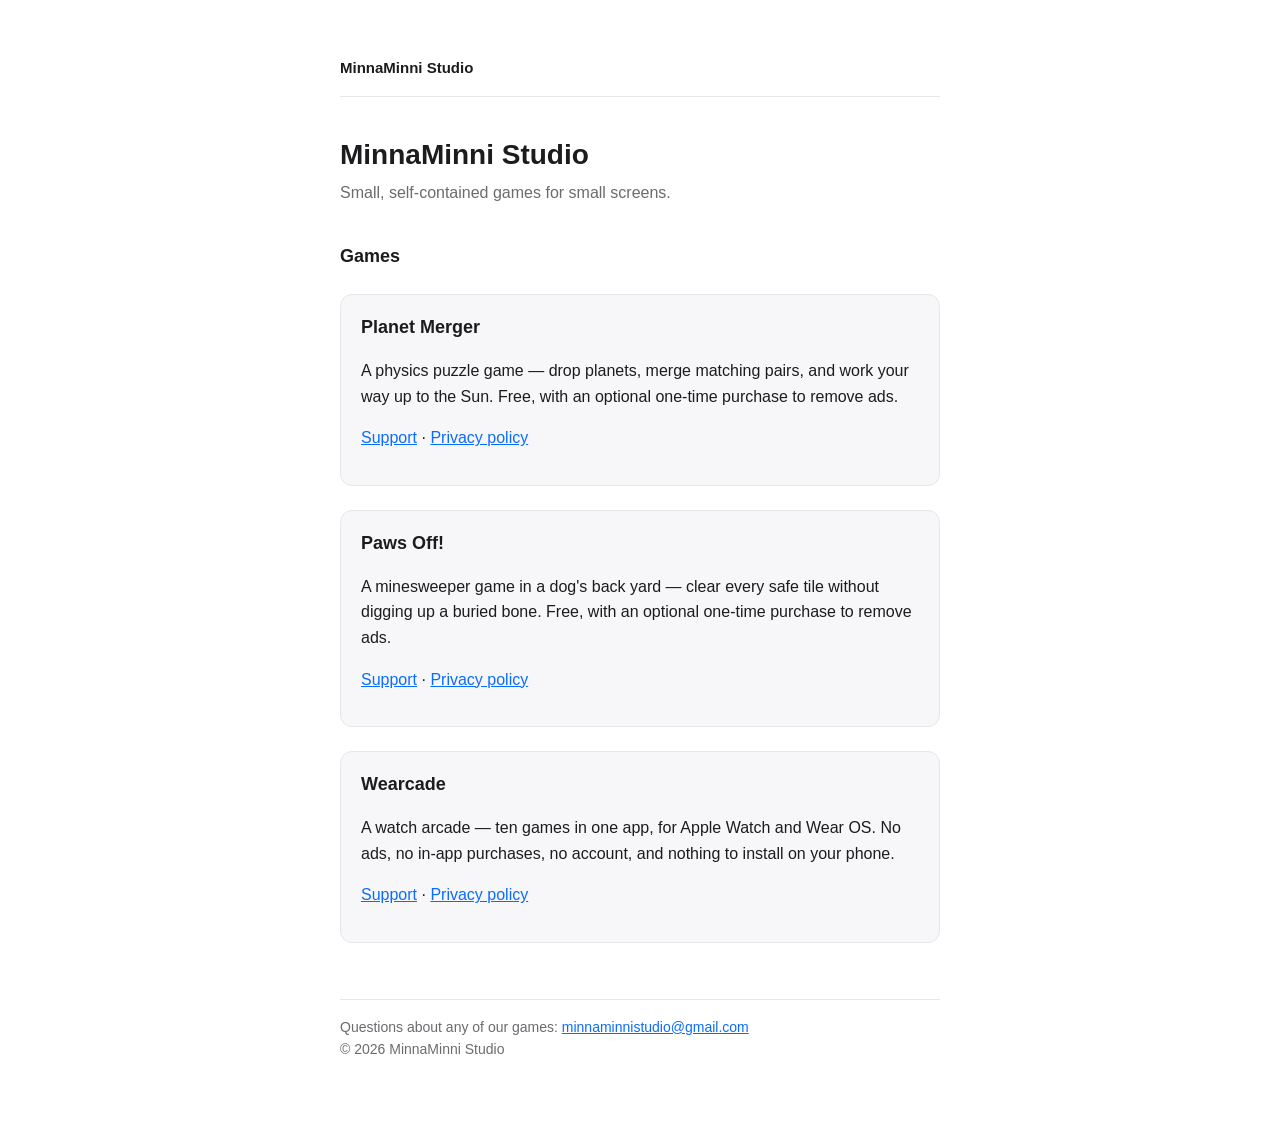
<file: index.html>
<!doctype html>
<html lang="en">
<head>
<meta charset="utf-8">
<meta name="viewport" content="width=device-width, initial-scale=1">
<title>MinnaMinni Studio</title>
<link rel="stylesheet" href="style.css">
</head>
<body>
  <nav>
    <a class="brand" href="./">MinnaMinni Studio</a>
  </nav>

  <h1>MinnaMinni Studio</h1>
  <p class="tag">Small, self-contained games for small screens.</p>

  <h2>Games</h2>

  <div class="card">
    <h2>Planet Merger</h2>
    <p>A physics puzzle game — drop planets, merge matching pairs, and work your way up to the
    Sun. Free, with an optional one-time purchase to remove ads.</p>
    <p><a href="planet-merger/support.html">Support</a> &middot;
       <a href="planet-merger/privacy.html">Privacy policy</a></p>
  </div>

  <div class="card">
    <h2>Paws Off!</h2>
    <p>A minesweeper game in a dog's back yard — clear every safe tile without digging up a
    buried bone. Free, with an optional one-time purchase to remove ads.</p>
    <p><a href="paws-off/support.html">Support</a> &middot;
       <a href="paws-off/privacy.html">Privacy policy</a></p>
  </div>

  <div class="card">
    <h2>Wearcade</h2>
    <p>A watch arcade — ten games in one app, for Apple Watch and Wear OS.
    No ads, no in-app purchases, no account, and nothing to install on your phone.</p>
    <p><a href="wearcade/support.html">Support</a> &middot;
       <a href="wearcade/privacy.html">Privacy policy</a></p>
  </div>

  <footer>
    Questions about any of our games:
    <a href="mailto:minnaminnistudio@gmail.com">minnaminnistudio@gmail.com</a><br>
    &copy; 2026 MinnaMinni Studio
  </footer>
</body>
</html>
</file>
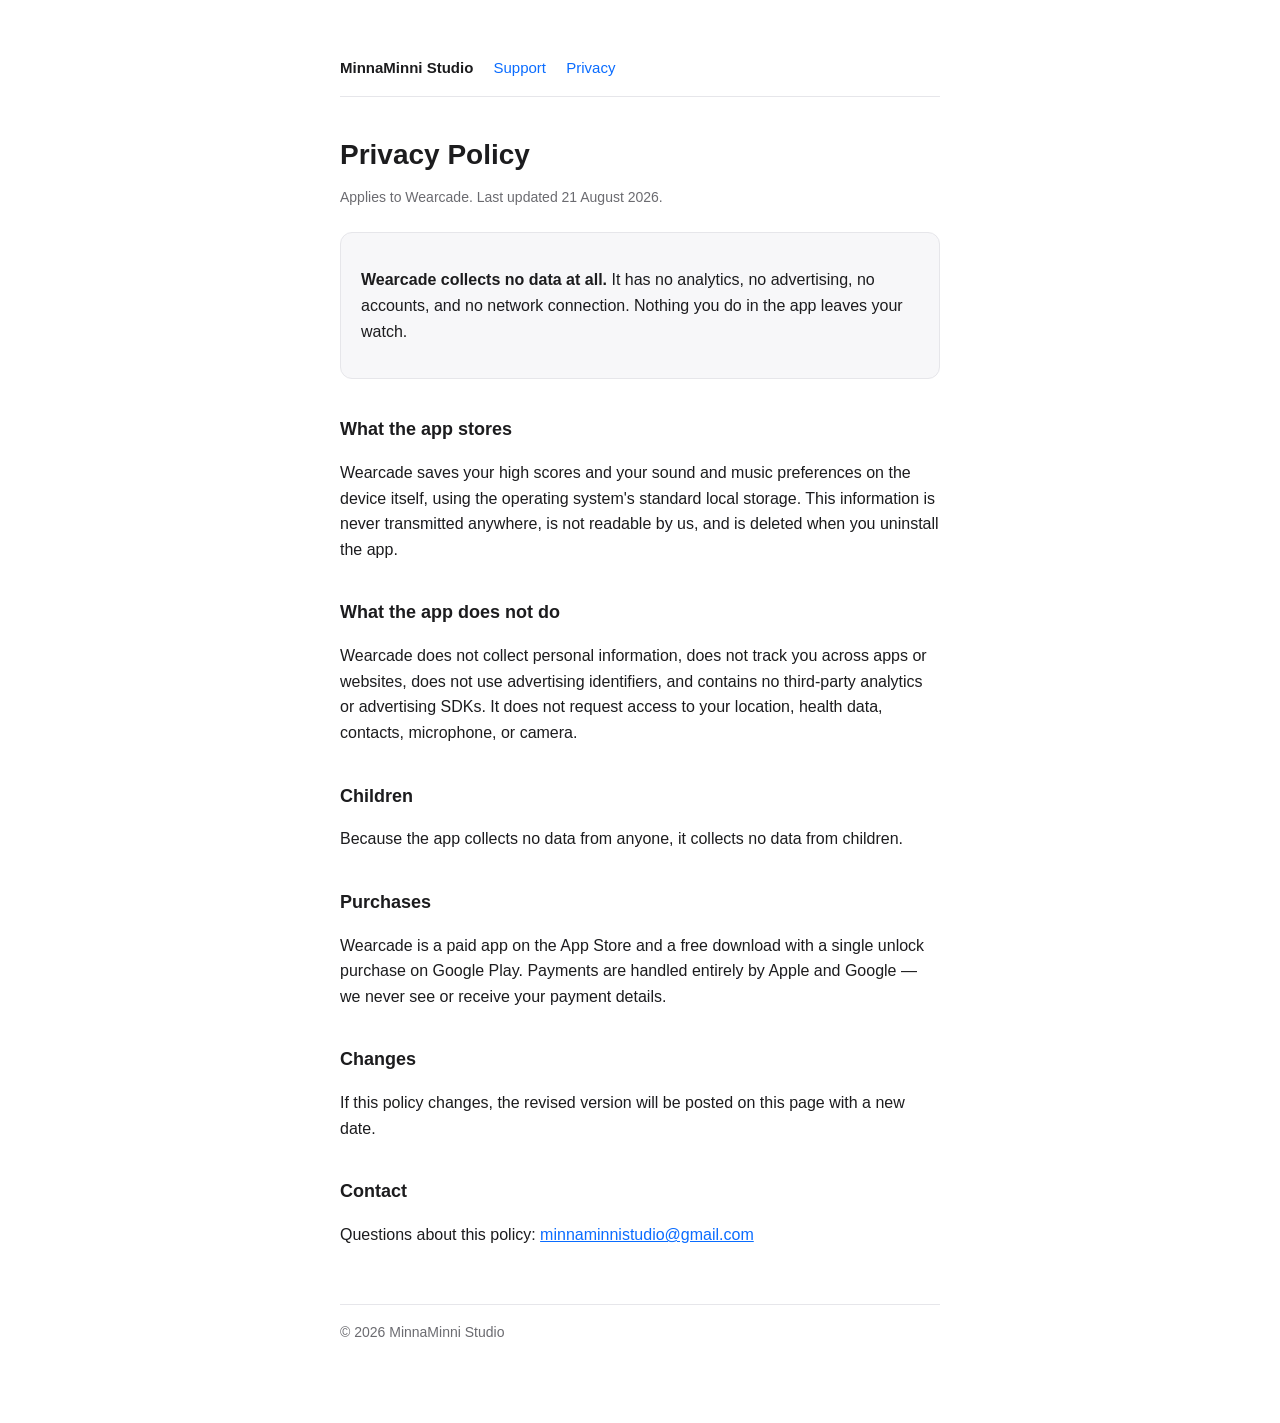
<file: privacy.html>
<!doctype html>
<html lang="en">
<head>
<meta charset="utf-8">
<meta name="viewport" content="width=device-width, initial-scale=1">
<title>Privacy Policy — MinnaMinni Studio</title>
<link rel="stylesheet" href="style.css">
</head>
<body>
  <nav>
    <a class="brand" href="./">MinnaMinni Studio</a>
    <a href="support.html">Support</a>
    <a href="privacy.html">Privacy</a>
  </nav>

  <h1>Privacy Policy</h1>
  <p class="updated">Applies to Wearcade. Last updated 21 August 2026.</p>

  <div class="card">
    <p><strong>Wearcade collects no data at all.</strong> It has no analytics, no advertising,
    no accounts, and no network connection. Nothing you do in the app leaves your watch.</p>
  </div>

  <h2>What the app stores</h2>
  <p>Wearcade saves your high scores and your sound and music preferences on the device itself,
  using the operating system's standard local storage. This information is never transmitted
  anywhere, is not readable by us, and is deleted when you uninstall the app.</p>

  <h2>What the app does not do</h2>
  <p>Wearcade does not collect personal information, does not track you across apps or
  websites, does not use advertising identifiers, and contains no third-party analytics or
  advertising SDKs. It does not request access to your location, health data, contacts,
  microphone, or camera.</p>

  <h2>Children</h2>
  <p>Because the app collects no data from anyone, it collects no data from children.</p>

  <h2>Purchases</h2>
  <p>Wearcade is a paid app on the App Store and a free download with a single unlock purchase
  on Google Play. Payments are handled entirely by Apple and Google — we never see or receive
  your payment details.</p>

  <h2>Changes</h2>
  <p>If this policy changes, the revised version will be posted on this page with a new date.</p>

  <h2>Contact</h2>
  <p>Questions about this policy: <a href="mailto:minnaminnistudio@gmail.com">minnaminnistudio@gmail.com</a></p>

  <footer>
    &copy; 2026 MinnaMinni Studio
  </footer>
</body>
</html>
</file>
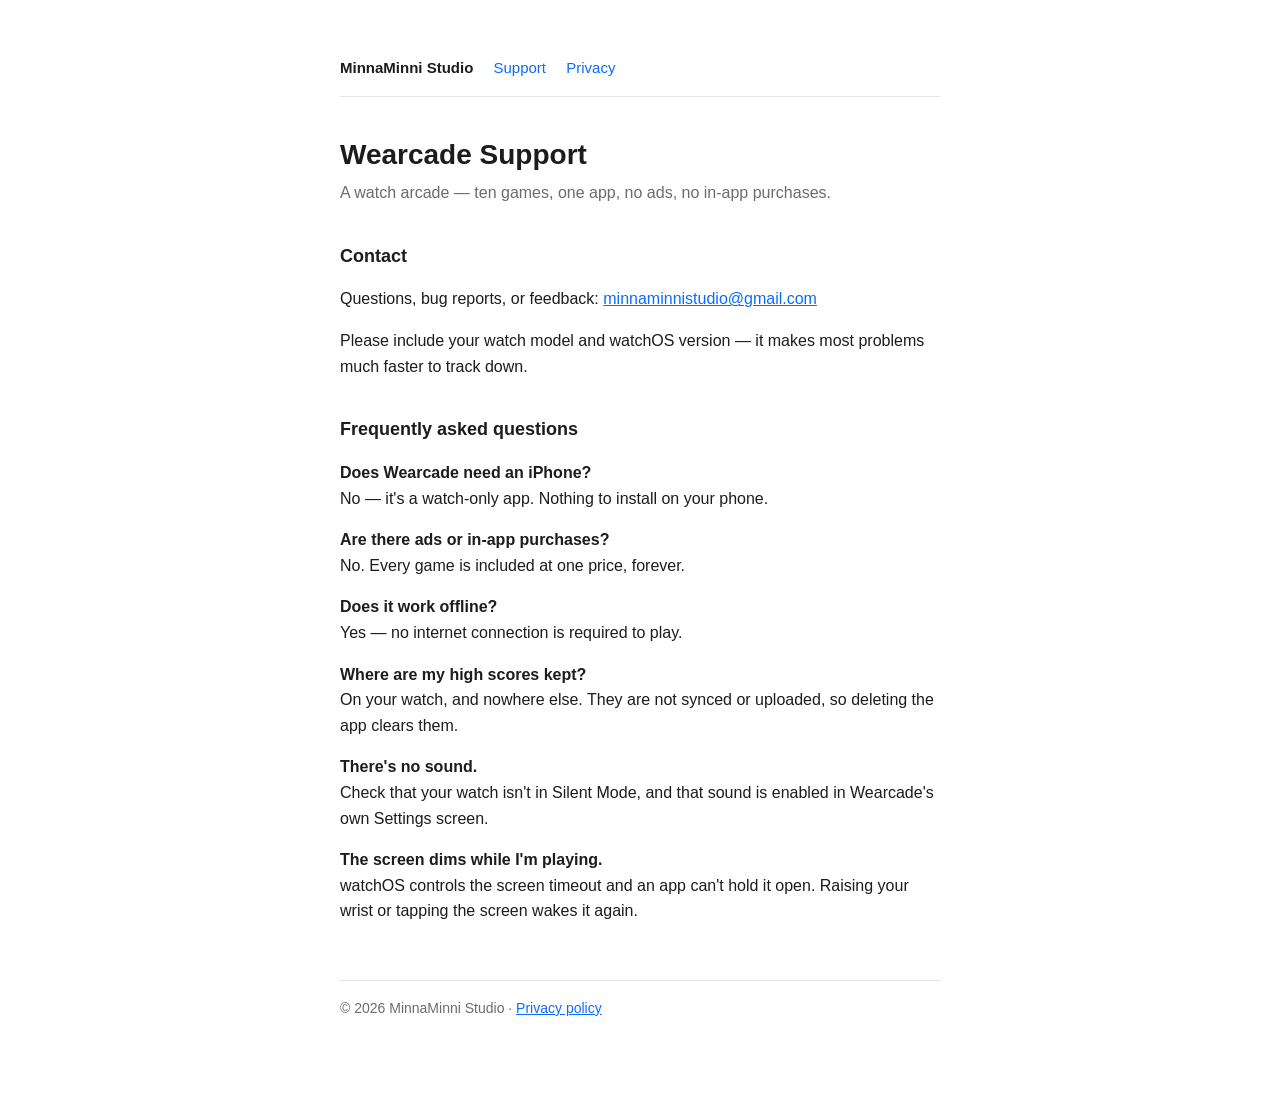
<file: support.html>
<!doctype html>
<html lang="en">
<head>
<meta charset="utf-8">
<meta name="viewport" content="width=device-width, initial-scale=1">
<title>Wearcade Support</title>
<link rel="stylesheet" href="style.css">
</head>
<body>
  <nav>
    <a class="brand" href="./">MinnaMinni Studio</a>
    <a href="support.html">Support</a>
    <a href="privacy.html">Privacy</a>
  </nav>

  <h1>Wearcade Support</h1>
  <p class="tag">A watch arcade — ten games, one app, no ads, no in-app purchases.</p>

  <h2>Contact</h2>
  <p>Questions, bug reports, or feedback:
  <a href="mailto:minnaminnistudio@gmail.com">minnaminnistudio@gmail.com</a></p>
  <p>Please include your watch model and watchOS version — it makes most problems much
  faster to track down.</p>

  <h2>Frequently asked questions</h2>

  <p><strong>Does Wearcade need an iPhone?</strong><br>
  No — it's a watch-only app. Nothing to install on your phone.</p>

  <p><strong>Are there ads or in-app purchases?</strong><br>
  No. Every game is included at one price, forever.</p>

  <p><strong>Does it work offline?</strong><br>
  Yes — no internet connection is required to play.</p>

  <p><strong>Where are my high scores kept?</strong><br>
  On your watch, and nowhere else. They are not synced or uploaded, so deleting the app
  clears them.</p>

  <p><strong>There's no sound.</strong><br>
  Check that your watch isn't in Silent Mode, and that sound is enabled in Wearcade's own
  Settings screen.</p>

  <p><strong>The screen dims while I'm playing.</strong><br>
  watchOS controls the screen timeout and an app can't hold it open. Raising your wrist or
  tapping the screen wakes it again.</p>

  <footer>
    &copy; 2026 MinnaMinni Studio &middot; <a href="privacy.html">Privacy policy</a>
  </footer>
</body>
</html>
</file>
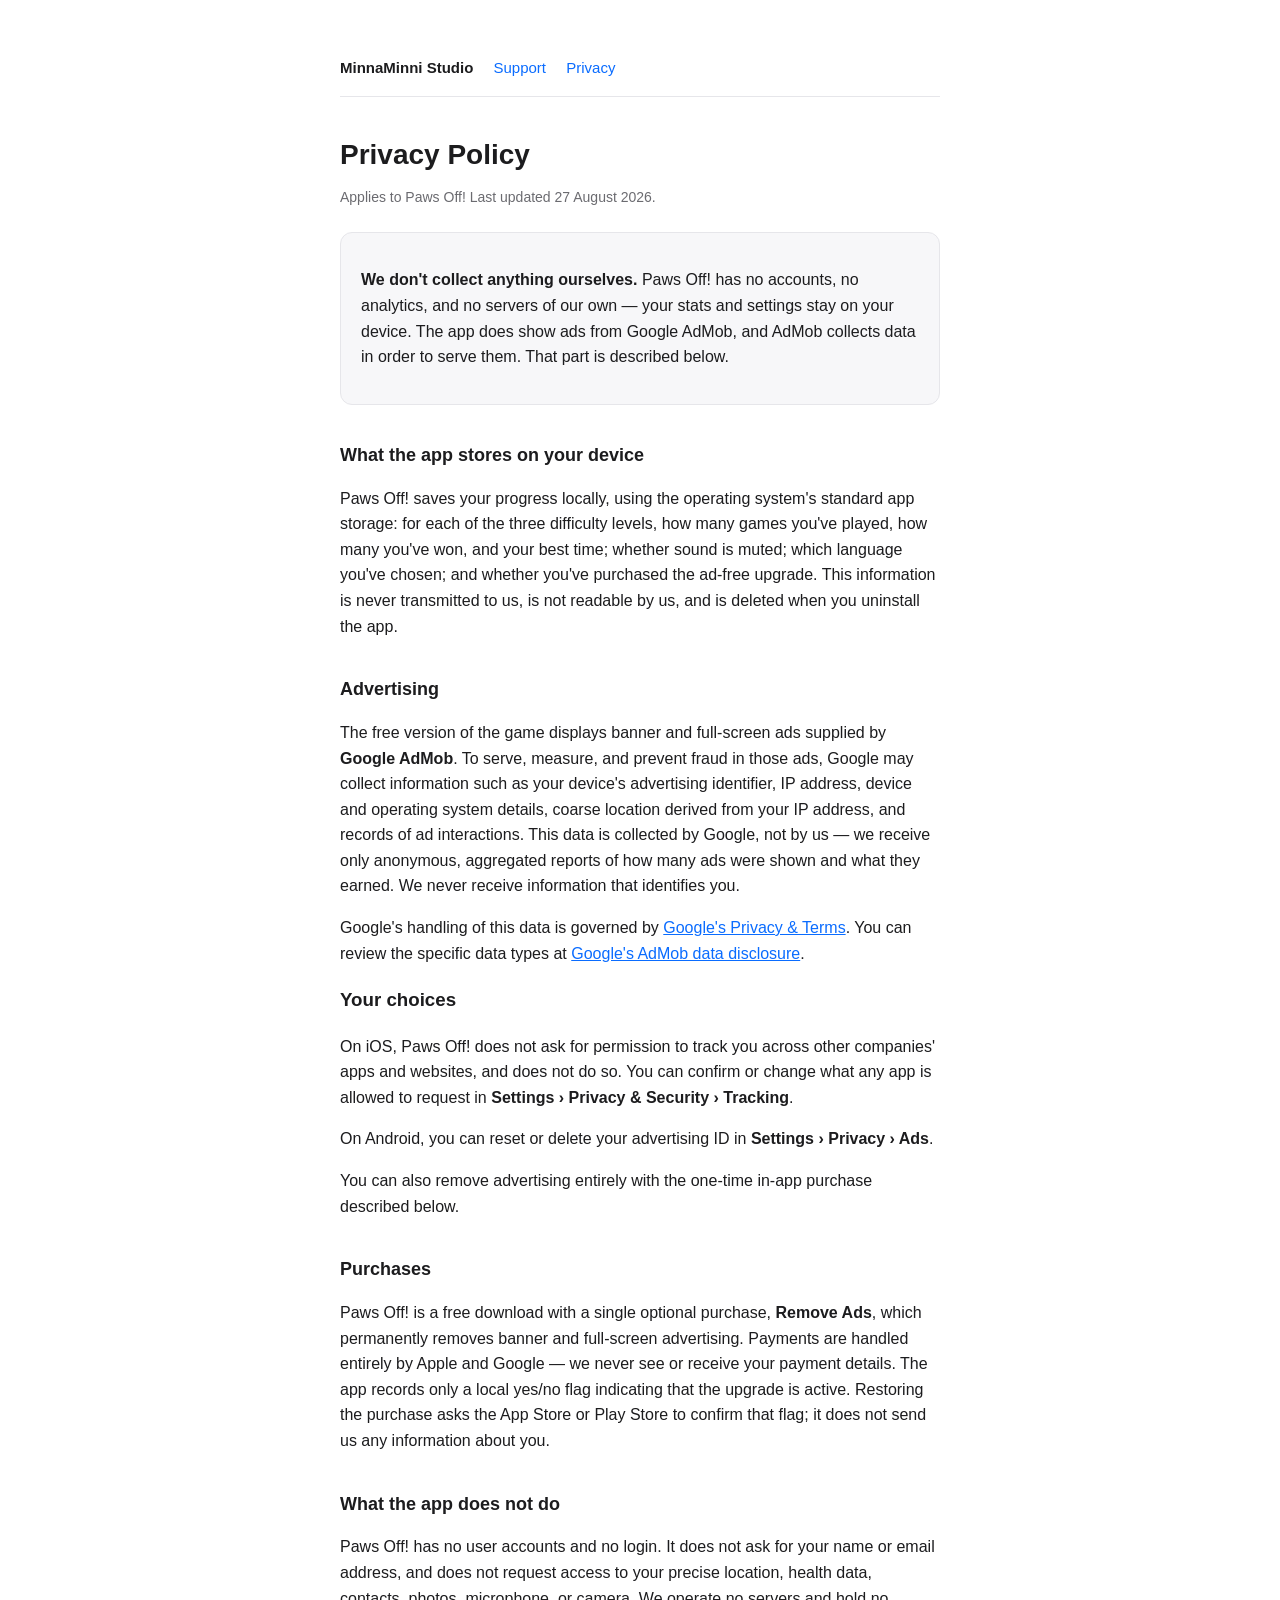
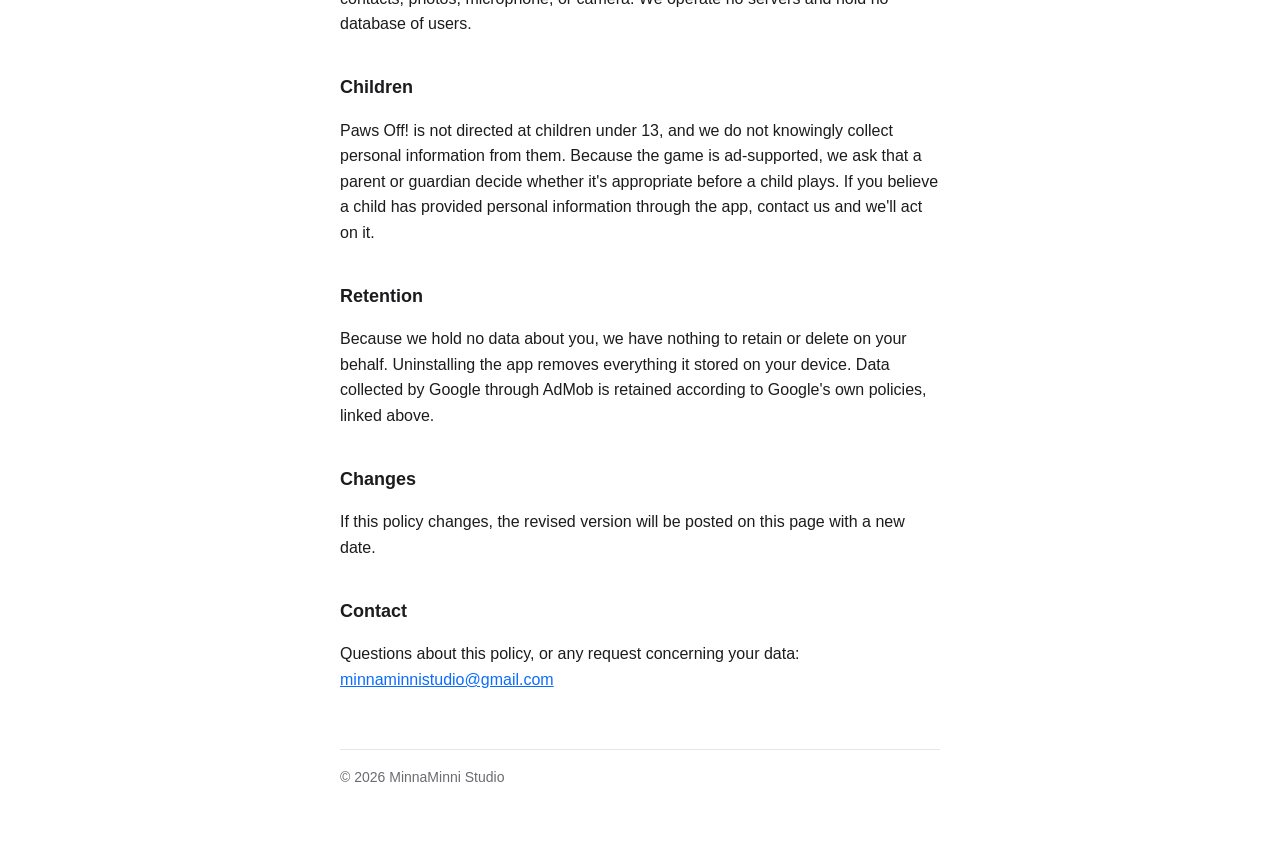
<file: paws-off/privacy.html>
<!doctype html>
<html lang="en">
<head>
<meta charset="utf-8">
<meta name="viewport" content="width=device-width, initial-scale=1">
<title>Privacy Policy — MinnaMinni Studio</title>
<link rel="stylesheet" href="../style.css">
</head>
<body>
  <nav>
    <a class="brand" href="../">MinnaMinni Studio</a>
    <a href="support.html">Support</a>
    <a href="privacy.html">Privacy</a>
  </nav>

  <h1>Privacy Policy</h1>
  <p class="updated">Applies to Paws Off! Last updated 27 August 2026.</p>

  <div class="card">
    <p><strong>We don't collect anything ourselves.</strong> Paws Off! has no accounts, no
    analytics, and no servers of our own — your stats and settings stay on your device. The app
    does show ads from Google AdMob, and AdMob collects data in order to serve them. That part is
    described below.</p>
  </div>

  <h2>What the app stores on your device</h2>
  <p>Paws Off! saves your progress locally, using the operating system's standard app storage: for
  each of the three difficulty levels, how many games you've played, how many you've won, and your
  best time; whether sound is muted; which language you've chosen; and whether you've purchased the
  ad-free upgrade. This information is never transmitted to us, is not readable by us, and is
  deleted when you uninstall the app.</p>

  <h2>Advertising</h2>
  <p>The free version of the game displays banner and full-screen ads supplied by
  <strong>Google AdMob</strong>. To serve, measure, and prevent fraud in those ads, Google may
  collect information such as your device's advertising identifier, IP address, device and
  operating system details, coarse location derived from your IP address, and records of ad
  interactions. This data is collected by Google, not by us — we receive only anonymous, aggregated
  reports of how many ads were shown and what they earned. We never receive information that
  identifies you.</p>
  <p>Google's handling of this data is governed by
  <a href="https://policies.google.com/technologies/partner-sites">Google's Privacy &amp; Terms</a>.
  You can review the specific data types at
  <a href="https://support.google.com/admob/answer/9012903">Google's AdMob data disclosure</a>.</p>

  <h3>Your choices</h3>
  <p>On iOS, Paws Off! does not ask for permission to track you across other companies' apps and
  websites, and does not do so. You can confirm or change what any app is allowed to request in
  <strong>Settings &rsaquo; Privacy &amp; Security &rsaquo; Tracking</strong>.</p>
  <p>On Android, you can reset or delete your advertising ID in
  <strong>Settings &rsaquo; Privacy &rsaquo; Ads</strong>.</p>
  <p>You can also remove advertising entirely with the one-time in-app purchase described below.</p>

  <h2>Purchases</h2>
  <p>Paws Off! is a free download with a single optional purchase, <strong>Remove Ads</strong>,
  which permanently removes banner and full-screen advertising. Payments are handled entirely by
  Apple and Google — we never see or receive your payment details. The app records only a local
  yes/no flag indicating that the upgrade is active. Restoring the purchase asks the App Store or
  Play Store to confirm that flag; it does not send us any information about you.</p>

  <h2>What the app does not do</h2>
  <p>Paws Off! has no user accounts and no login. It does not ask for your name or email address,
  and does not request access to your precise location, health data, contacts, photos, microphone,
  or camera. We operate no servers and hold no database of users.</p>

  <h2>Children</h2>
  <p>Paws Off! is not directed at children under 13, and we do not knowingly collect personal
  information from them. Because the game is ad-supported, we ask that a parent or guardian decide
  whether it's appropriate before a child plays. If you believe a child has provided personal
  information through the app, contact us and we'll act on it.</p>

  <h2>Retention</h2>
  <p>Because we hold no data about you, we have nothing to retain or delete on your behalf.
  Uninstalling the app removes everything it stored on your device. Data collected by Google
  through AdMob is retained according to Google's own policies, linked above.</p>

  <h2>Changes</h2>
  <p>If this policy changes, the revised version will be posted on this page with a new date.</p>

  <h2>Contact</h2>
  <p>Questions about this policy, or any request concerning your data:
  <a href="mailto:minnaminnistudio@gmail.com">minnaminnistudio@gmail.com</a></p>

  <footer>
    &copy; 2026 MinnaMinni Studio
  </footer>
</body>
</html>
</file>
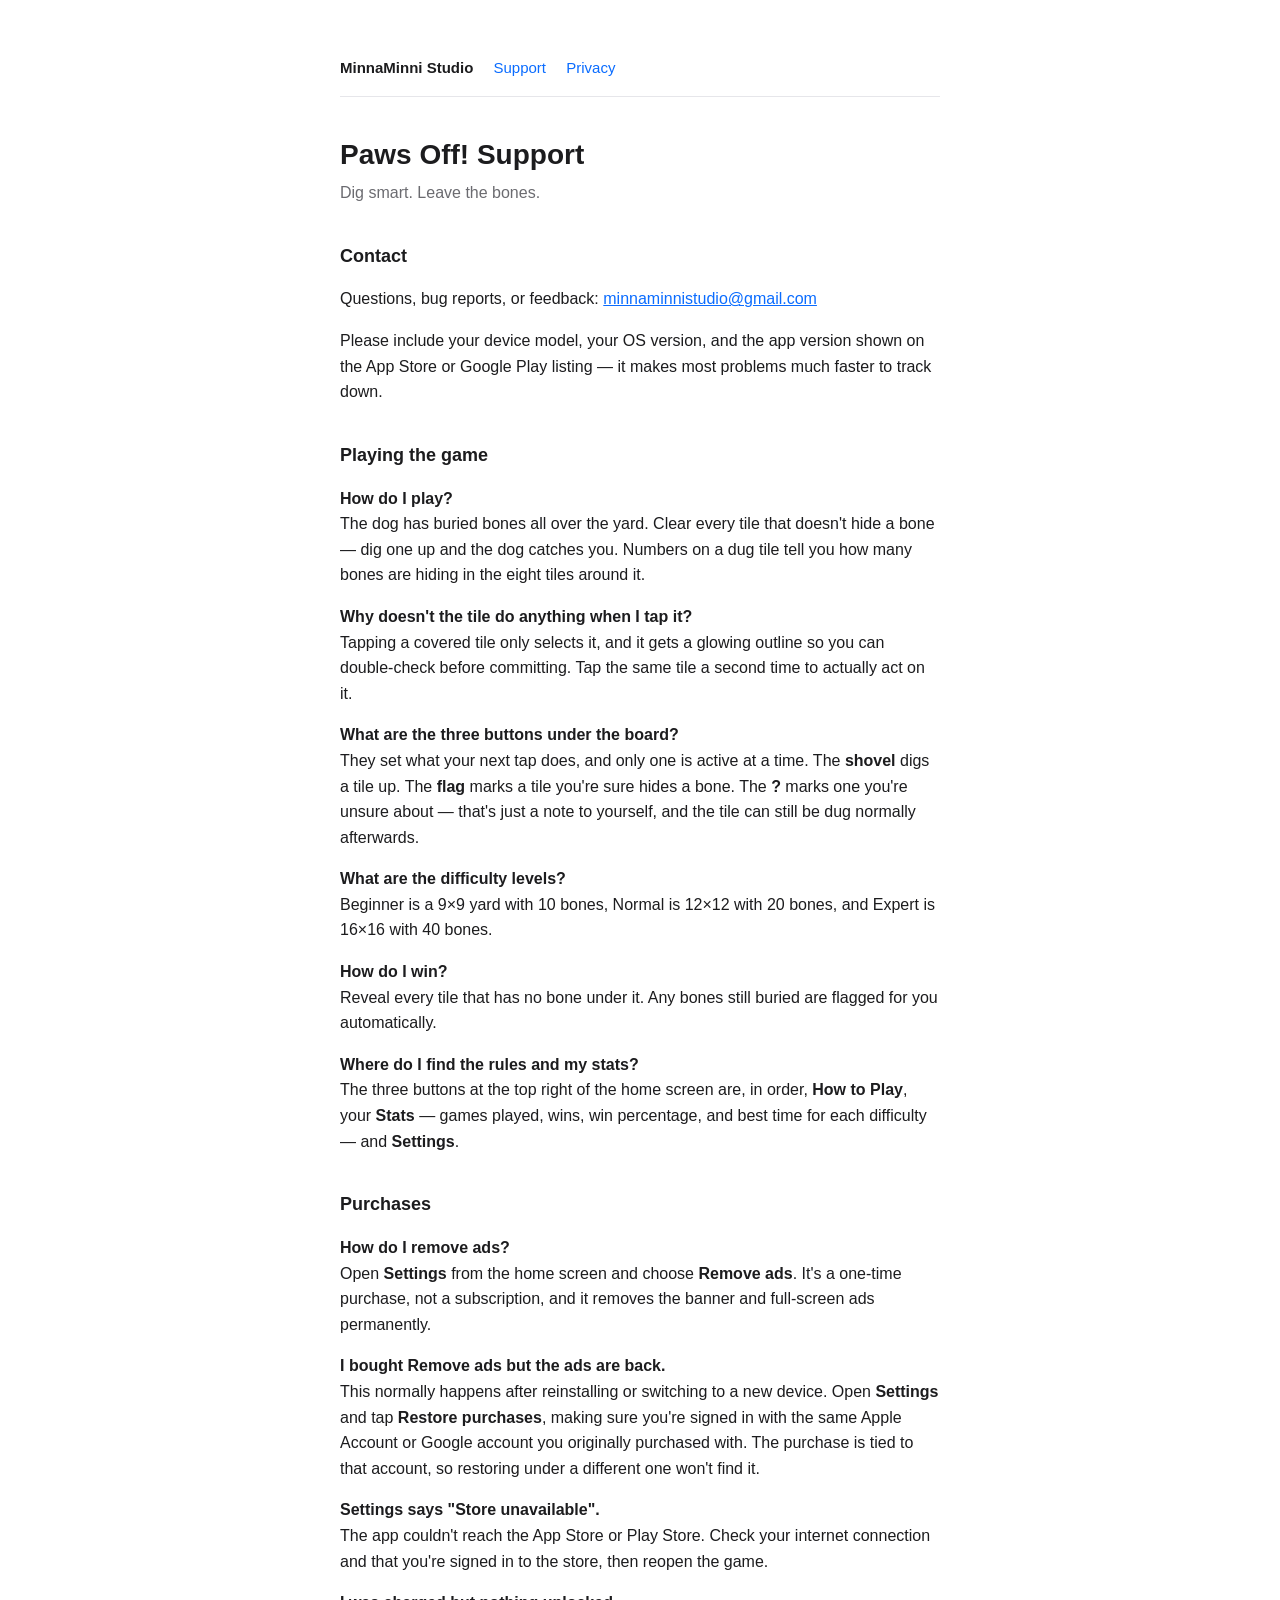
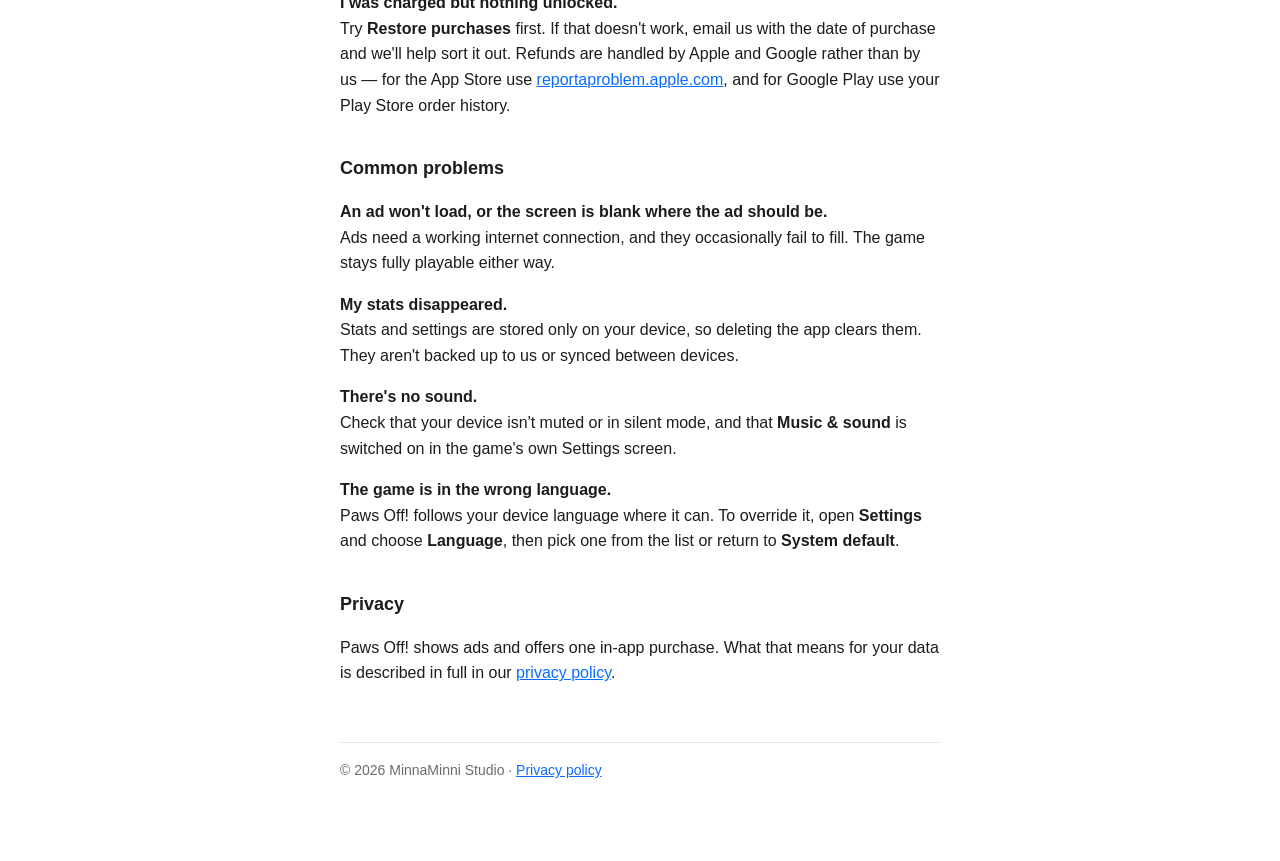
<file: paws-off/support.html>
<!doctype html>
<html lang="en">
<head>
<meta charset="utf-8">
<meta name="viewport" content="width=device-width, initial-scale=1">
<title>Paws Off! Support</title>
<link rel="stylesheet" href="../style.css">
</head>
<body>
  <nav>
    <a class="brand" href="../">MinnaMinni Studio</a>
    <a href="support.html">Support</a>
    <a href="privacy.html">Privacy</a>
  </nav>

  <h1>Paws Off! Support</h1>
  <p class="tag">Dig smart. Leave the bones.</p>

  <h2>Contact</h2>
  <p>Questions, bug reports, or feedback:
  <a href="mailto:minnaminnistudio@gmail.com">minnaminnistudio@gmail.com</a></p>
  <p>Please include your device model, your OS version, and the app version shown on the App Store
  or Google Play listing — it makes most problems much faster to track down.</p>

  <h2>Playing the game</h2>

  <p><strong>How do I play?</strong><br>
  The dog has buried bones all over the yard. Clear every tile that doesn't hide a bone — dig one
  up and the dog catches you. Numbers on a dug tile tell you how many bones are hiding in the
  eight tiles around it.</p>

  <p><strong>Why doesn't the tile do anything when I tap it?</strong><br>
  Tapping a covered tile only selects it, and it gets a glowing outline so you can double-check
  before committing. Tap the same tile a second time to actually act on it.</p>

  <p><strong>What are the three buttons under the board?</strong><br>
  They set what your next tap does, and only one is active at a time. The
  <strong>shovel</strong> digs a tile up. The <strong>flag</strong> marks a tile you're sure hides
  a bone. The <strong>?</strong> marks one you're unsure about — that's just a note to yourself,
  and the tile can still be dug normally afterwards.</p>

  <p><strong>What are the difficulty levels?</strong><br>
  Beginner is a 9&times;9 yard with 10 bones, Normal is 12&times;12 with 20 bones, and Expert is
  16&times;16 with 40 bones.</p>

  <p><strong>How do I win?</strong><br>
  Reveal every tile that has no bone under it. Any bones still buried are flagged for you
  automatically.</p>

  <p><strong>Where do I find the rules and my stats?</strong><br>
  The three buttons at the top right of the home screen are, in order, <strong>How to Play</strong>,
  your <strong>Stats</strong> — games played, wins, win percentage, and best time for each
  difficulty — and <strong>Settings</strong>.</p>

  <h2>Purchases</h2>

  <p><strong>How do I remove ads?</strong><br>
  Open <strong>Settings</strong> from the home screen and choose <strong>Remove ads</strong>.
  It's a one-time purchase, not a subscription, and it removes the banner and full-screen ads
  permanently.</p>

  <p><strong>I bought Remove ads but the ads are back.</strong><br>
  This normally happens after reinstalling or switching to a new device. Open
  <strong>Settings</strong> and tap <strong>Restore purchases</strong>, making sure you're signed
  in with the same Apple Account or Google account you originally purchased with. The purchase is
  tied to that account, so restoring under a different one won't find it.</p>

  <p><strong>Settings says "Store unavailable".</strong><br>
  The app couldn't reach the App Store or Play Store. Check your internet connection and that
  you're signed in to the store, then reopen the game.</p>

  <p><strong>I was charged but nothing unlocked.</strong><br>
  Try <strong>Restore purchases</strong> first. If that doesn't work, email us with the date of
  purchase and we'll help sort it out. Refunds are handled by Apple and Google rather than by
  us — for the App Store use <a href="https://reportaproblem.apple.com">reportaproblem.apple.com</a>,
  and for Google Play use your Play Store order history.</p>

  <h2>Common problems</h2>

  <p><strong>An ad won't load, or the screen is blank where the ad should be.</strong><br>
  Ads need a working internet connection, and they occasionally fail to fill. The game stays
  fully playable either way.</p>

  <p><strong>My stats disappeared.</strong><br>
  Stats and settings are stored only on your device, so deleting the app clears them. They aren't
  backed up to us or synced between devices.</p>

  <p><strong>There's no sound.</strong><br>
  Check that your device isn't muted or in silent mode, and that <strong>Music &amp; sound</strong>
  is switched on in the game's own Settings screen.</p>

  <p><strong>The game is in the wrong language.</strong><br>
  Paws Off! follows your device language where it can. To override it, open <strong>Settings</strong>
  and choose <strong>Language</strong>, then pick one from the list or return to
  <strong>System default</strong>.</p>

  <h2>Privacy</h2>
  <p>Paws Off! shows ads and offers one in-app purchase. What that means for your data is
  described in full in our <a href="privacy.html">privacy policy</a>.</p>

  <footer>
    &copy; 2026 MinnaMinni Studio &middot; <a href="privacy.html">Privacy policy</a>
  </footer>
</body>
</html>
</file>
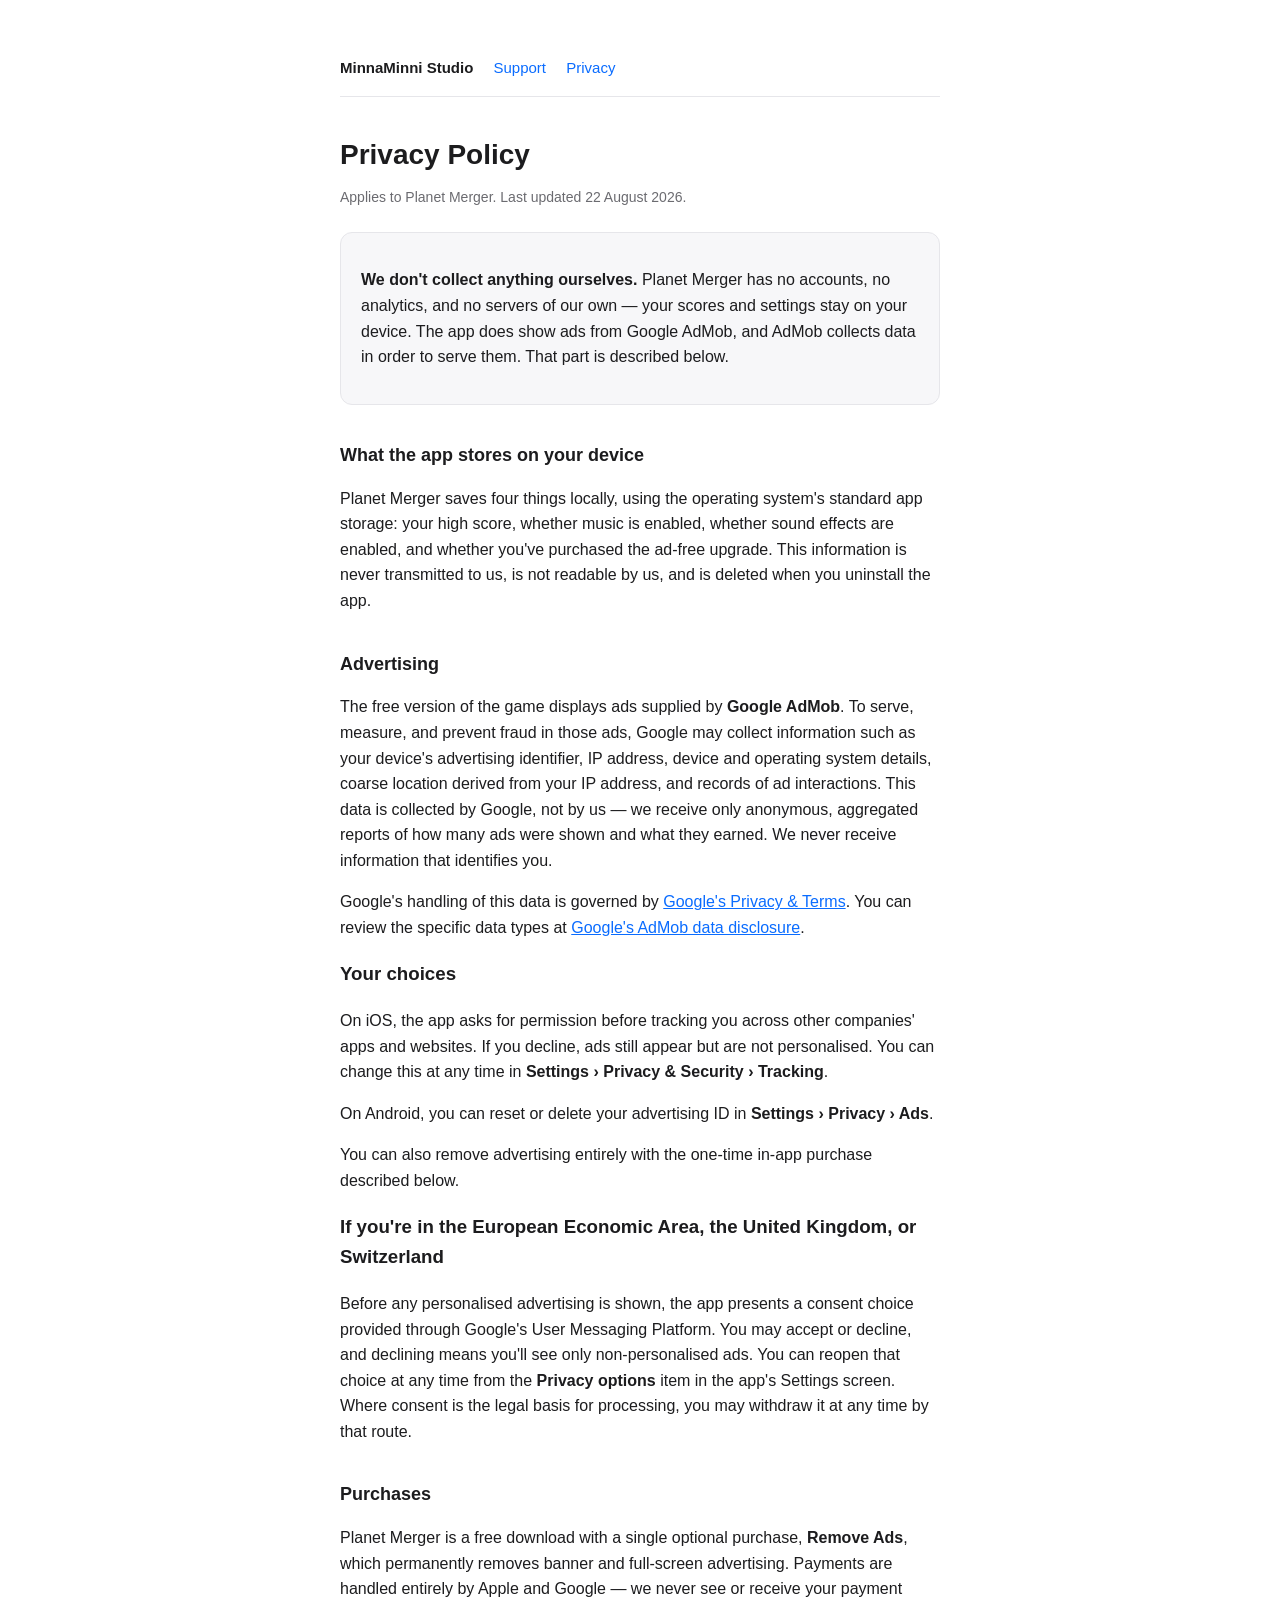
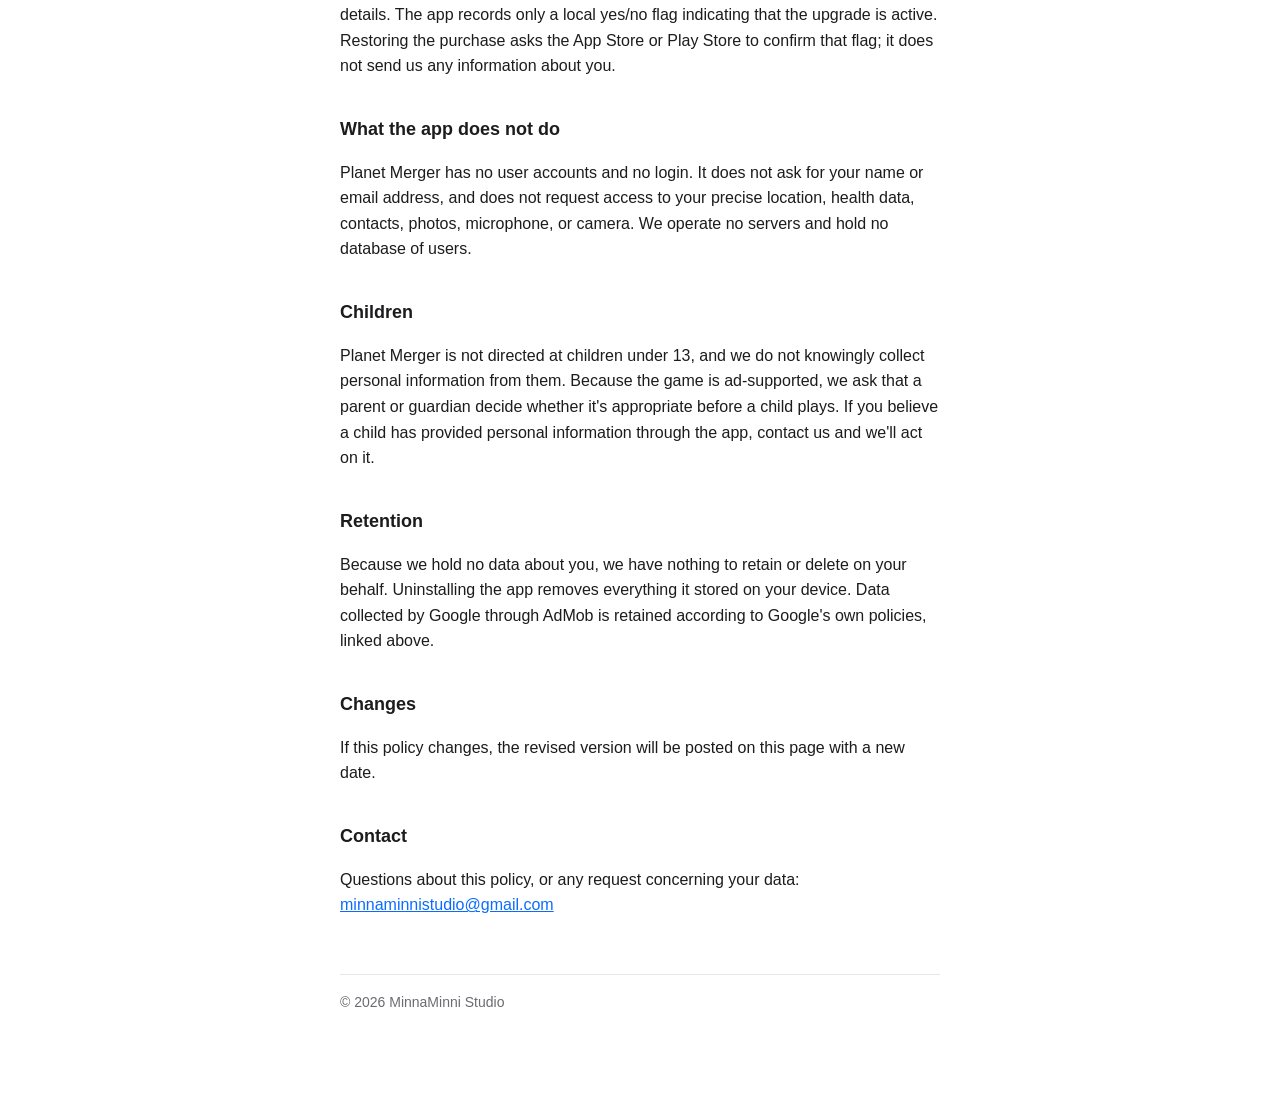
<file: planet-merger/privacy.html>
<!doctype html>
<html lang="en">
<head>
<meta charset="utf-8">
<meta name="viewport" content="width=device-width, initial-scale=1">
<title>Privacy Policy — MinnaMinni Studio</title>
<link rel="stylesheet" href="../style.css">
</head>
<body>
  <nav>
    <a class="brand" href="../">MinnaMinni Studio</a>
    <a href="support.html">Support</a>
    <a href="privacy.html">Privacy</a>
  </nav>

  <h1>Privacy Policy</h1>
  <p class="updated">Applies to Planet Merger. Last updated 22 August 2026.</p>

  <div class="card">
    <p><strong>We don't collect anything ourselves.</strong> Planet Merger has no accounts, no
    analytics, and no servers of our own — your scores and settings stay on your device. The app
    does show ads from Google AdMob, and AdMob collects data in order to serve them. That part is
    described below.</p>
  </div>

  <h2>What the app stores on your device</h2>
  <p>Planet Merger saves four things locally, using the operating system's standard app storage:
  your high score, whether music is enabled, whether sound effects are enabled, and whether you've
  purchased the ad-free upgrade. This information is never transmitted to us, is not readable by
  us, and is deleted when you uninstall the app.</p>

  <h2>Advertising</h2>
  <p>The free version of the game displays ads supplied by <strong>Google AdMob</strong>. To
  serve, measure, and prevent fraud in those ads, Google may collect information such as your
  device's advertising identifier, IP address, device and operating system details, coarse
  location derived from your IP address, and records of ad interactions. This data is collected
  by Google, not by us — we receive only anonymous, aggregated reports of how many ads were shown
  and what they earned. We never receive information that identifies you.</p>
  <p>Google's handling of this data is governed by
  <a href="https://policies.google.com/technologies/partner-sites">Google's Privacy &amp; Terms</a>.
  You can review the specific data types at
  <a href="https://support.google.com/admob/answer/9012903">Google's AdMob data disclosure</a>.</p>

  <h3>Your choices</h3>
  <p>On iOS, the app asks for permission before tracking you across other companies' apps and
  websites. If you decline, ads still appear but are not personalised. You can change this at any
  time in <strong>Settings &rsaquo; Privacy &amp; Security &rsaquo; Tracking</strong>.</p>
  <p>On Android, you can reset or delete your advertising ID in
  <strong>Settings &rsaquo; Privacy &rsaquo; Ads</strong>.</p>
  <p>You can also remove advertising entirely with the one-time in-app purchase described below.</p>

  <h3>If you're in the European Economic Area, the United Kingdom, or Switzerland</h3>
  <p>Before any personalised advertising is shown, the app presents a consent choice provided
  through Google's User Messaging Platform. You may accept or decline, and declining means you'll
  see only non-personalised ads. You can reopen that choice at any time from the
  <strong>Privacy options</strong> item in the app's Settings screen. Where consent is the legal
  basis for processing, you may withdraw it at any time by that route.</p>

  <h2>Purchases</h2>
  <p>Planet Merger is a free download with a single optional purchase, <strong>Remove Ads</strong>,
  which permanently removes banner and full-screen advertising. Payments are handled entirely by
  Apple and Google — we never see or receive your payment details. The app records only a local
  yes/no flag indicating that the upgrade is active. Restoring the purchase asks the App Store or
  Play Store to confirm that flag; it does not send us any information about you.</p>

  <h2>What the app does not do</h2>
  <p>Planet Merger has no user accounts and no login. It does not ask for your name or email
  address, and does not request access to your precise location, health data, contacts, photos,
  microphone, or camera. We operate no servers and hold no database of users.</p>

  <h2>Children</h2>
  <p>Planet Merger is not directed at children under 13, and we do not knowingly collect personal
  information from them. Because the game is ad-supported, we ask that a parent or guardian decide
  whether it's appropriate before a child plays. If you believe a child has provided personal
  information through the app, contact us and we'll act on it.</p>

  <h2>Retention</h2>
  <p>Because we hold no data about you, we have nothing to retain or delete on your behalf.
  Uninstalling the app removes everything it stored on your device. Data collected by Google
  through AdMob is retained according to Google's own policies, linked above.</p>

  <h2>Changes</h2>
  <p>If this policy changes, the revised version will be posted on this page with a new date.</p>

  <h2>Contact</h2>
  <p>Questions about this policy, or any request concerning your data:
  <a href="mailto:minnaminnistudio@gmail.com">minnaminnistudio@gmail.com</a></p>

  <footer>
    &copy; 2026 MinnaMinni Studio
  </footer>
</body>
</html>
</file>
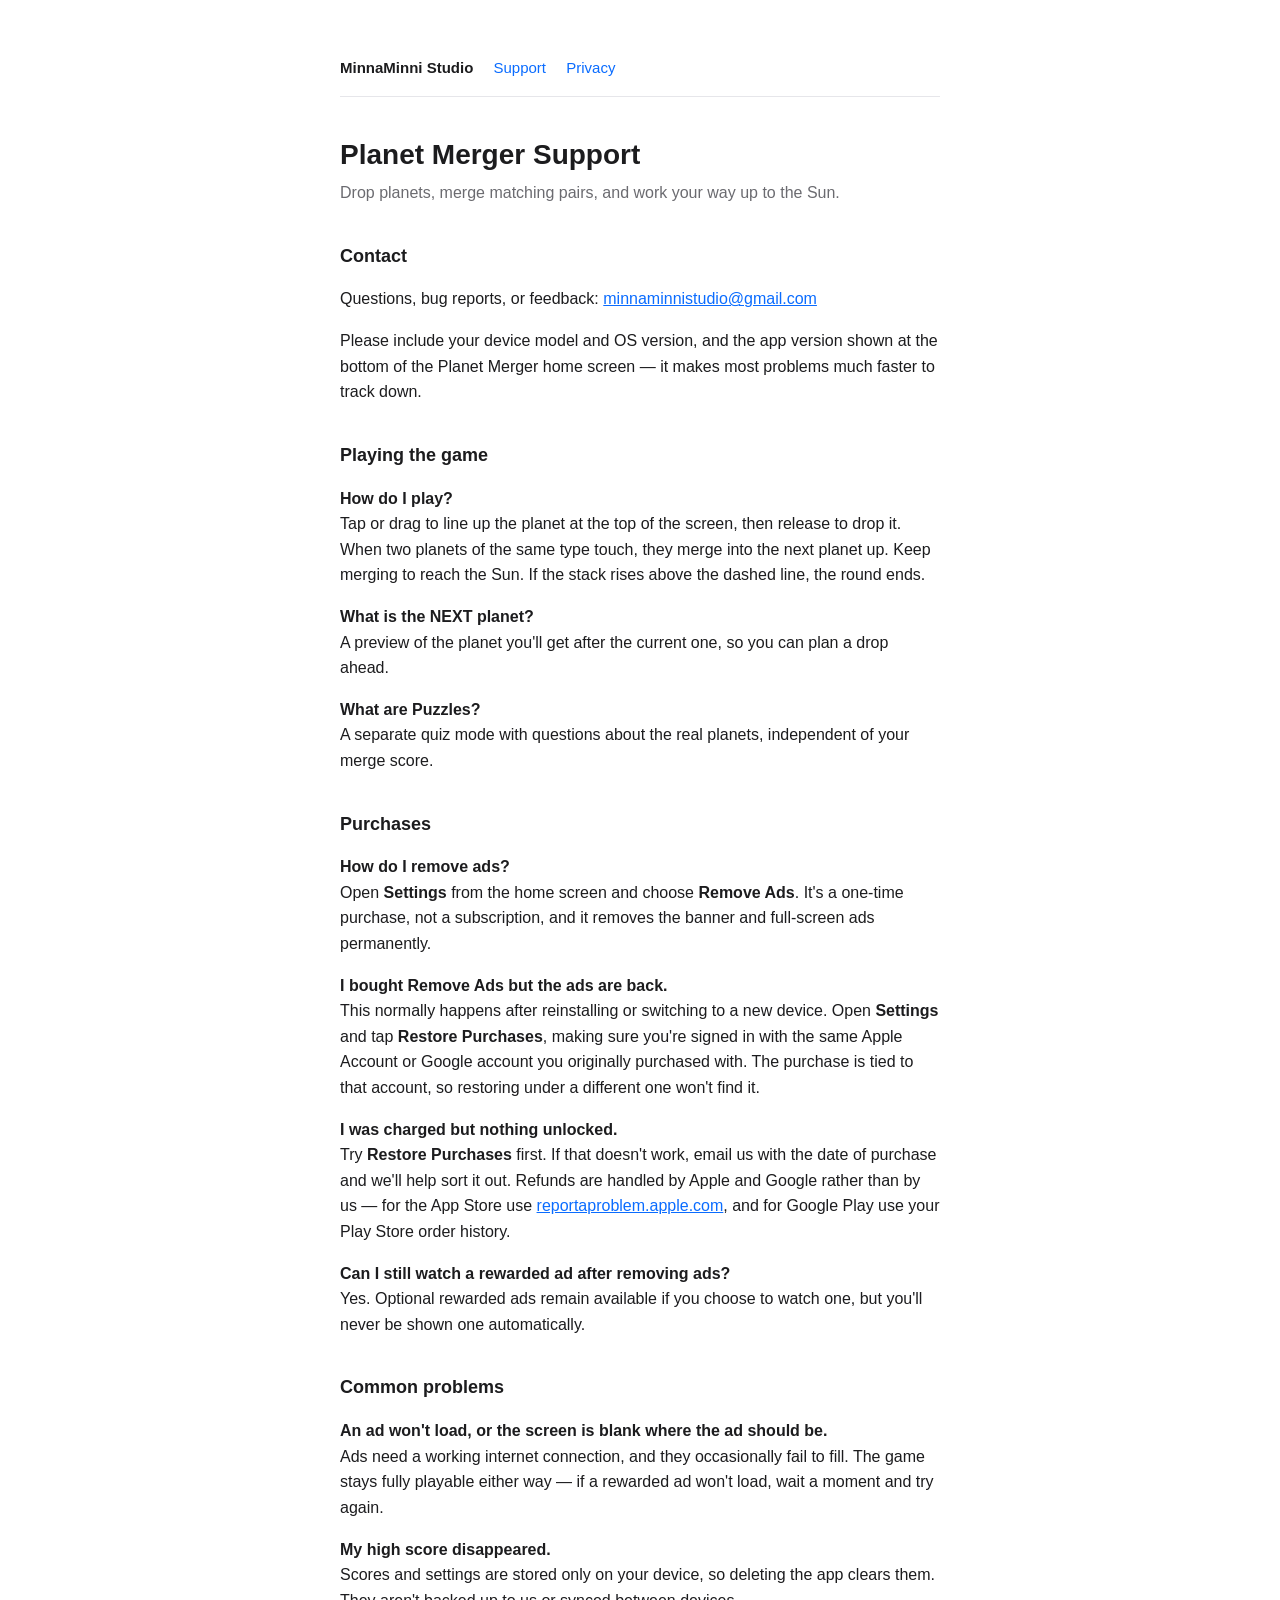
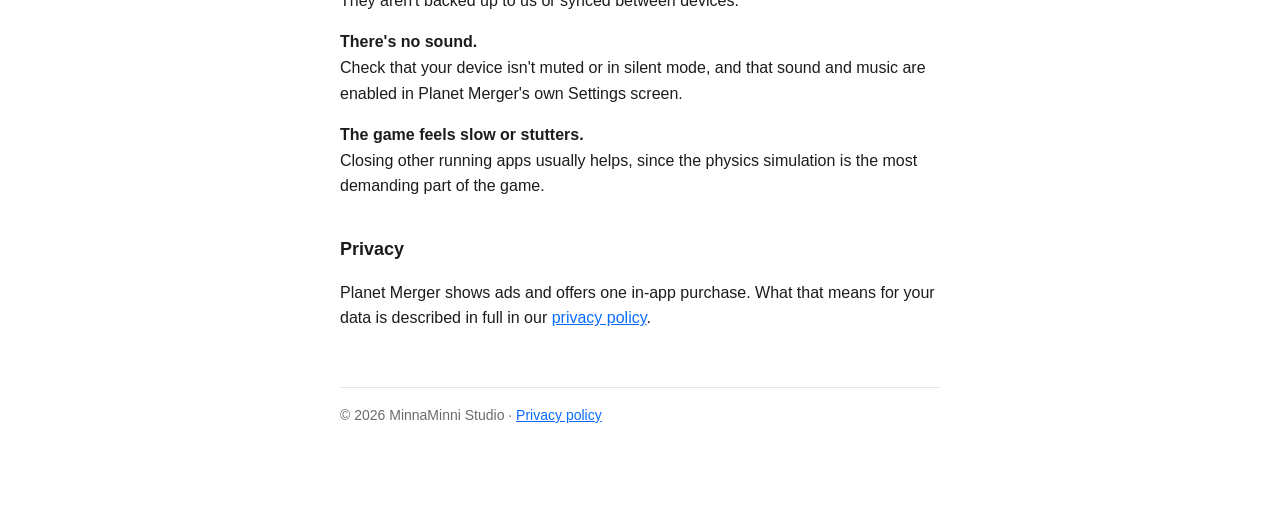
<file: planet-merger/support.html>
<!doctype html>
<html lang="en">
<head>
<meta charset="utf-8">
<meta name="viewport" content="width=device-width, initial-scale=1">
<title>Planet Merger Support</title>
<link rel="stylesheet" href="../style.css">
</head>
<body>
  <nav>
    <a class="brand" href="../">MinnaMinni Studio</a>
    <a href="support.html">Support</a>
    <a href="privacy.html">Privacy</a>
  </nav>

  <h1>Planet Merger Support</h1>
  <p class="tag">Drop planets, merge matching pairs, and work your way up to the Sun.</p>

  <h2>Contact</h2>
  <p>Questions, bug reports, or feedback:
  <a href="mailto:minnaminnistudio@gmail.com">minnaminnistudio@gmail.com</a></p>
  <p>Please include your device model and OS version, and the app version shown at the bottom
  of the Planet Merger home screen — it makes most problems much faster to track down.</p>

  <h2>Playing the game</h2>

  <p><strong>How do I play?</strong><br>
  Tap or drag to line up the planet at the top of the screen, then release to drop it. When two
  planets of the same type touch, they merge into the next planet up. Keep merging to reach the
  Sun. If the stack rises above the dashed line, the round ends.</p>

  <p><strong>What is the NEXT planet?</strong><br>
  A preview of the planet you'll get after the current one, so you can plan a drop ahead.</p>

  <p><strong>What are Puzzles?</strong><br>
  A separate quiz mode with questions about the real planets, independent of your merge score.</p>

  <h2>Purchases</h2>

  <p><strong>How do I remove ads?</strong><br>
  Open <strong>Settings</strong> from the home screen and choose <strong>Remove Ads</strong>.
  It's a one-time purchase, not a subscription, and it removes the banner and full-screen ads
  permanently.</p>

  <p><strong>I bought Remove Ads but the ads are back.</strong><br>
  This normally happens after reinstalling or switching to a new device. Open
  <strong>Settings</strong> and tap <strong>Restore Purchases</strong>, making sure you're
  signed in with the same Apple Account or Google account you originally purchased with. The
  purchase is tied to that account, so restoring under a different one won't find it.</p>

  <p><strong>I was charged but nothing unlocked.</strong><br>
  Try <strong>Restore Purchases</strong> first. If that doesn't work, email us with the date of
  purchase and we'll help sort it out. Refunds are handled by Apple and Google rather than by
  us — for the App Store use <a href="https://reportaproblem.apple.com">reportaproblem.apple.com</a>,
  and for Google Play use your Play Store order history.</p>

  <p><strong>Can I still watch a rewarded ad after removing ads?</strong><br>
  Yes. Optional rewarded ads remain available if you choose to watch one, but you'll never be
  shown one automatically.</p>

  <h2>Common problems</h2>

  <p><strong>An ad won't load, or the screen is blank where the ad should be.</strong><br>
  Ads need a working internet connection, and they occasionally fail to fill. The game stays
  fully playable either way — if a rewarded ad won't load, wait a moment and try again.</p>

  <p><strong>My high score disappeared.</strong><br>
  Scores and settings are stored only on your device, so deleting the app clears them. They
  aren't backed up to us or synced between devices.</p>

  <p><strong>There's no sound.</strong><br>
  Check that your device isn't muted or in silent mode, and that sound and music are enabled in
  Planet Merger's own Settings screen.</p>

  <p><strong>The game feels slow or stutters.</strong><br>
  Closing other running apps usually helps, since the physics simulation is the most demanding
  part of the game.</p>

  <h2>Privacy</h2>
  <p>Planet Merger shows ads and offers one in-app purchase. What that means for your data is
  described in full in our <a href="privacy.html">privacy policy</a>.</p>

  <footer>
    &copy; 2026 MinnaMinni Studio &middot; <a href="privacy.html">Privacy policy</a>
  </footer>
</body>
</html>
</file>
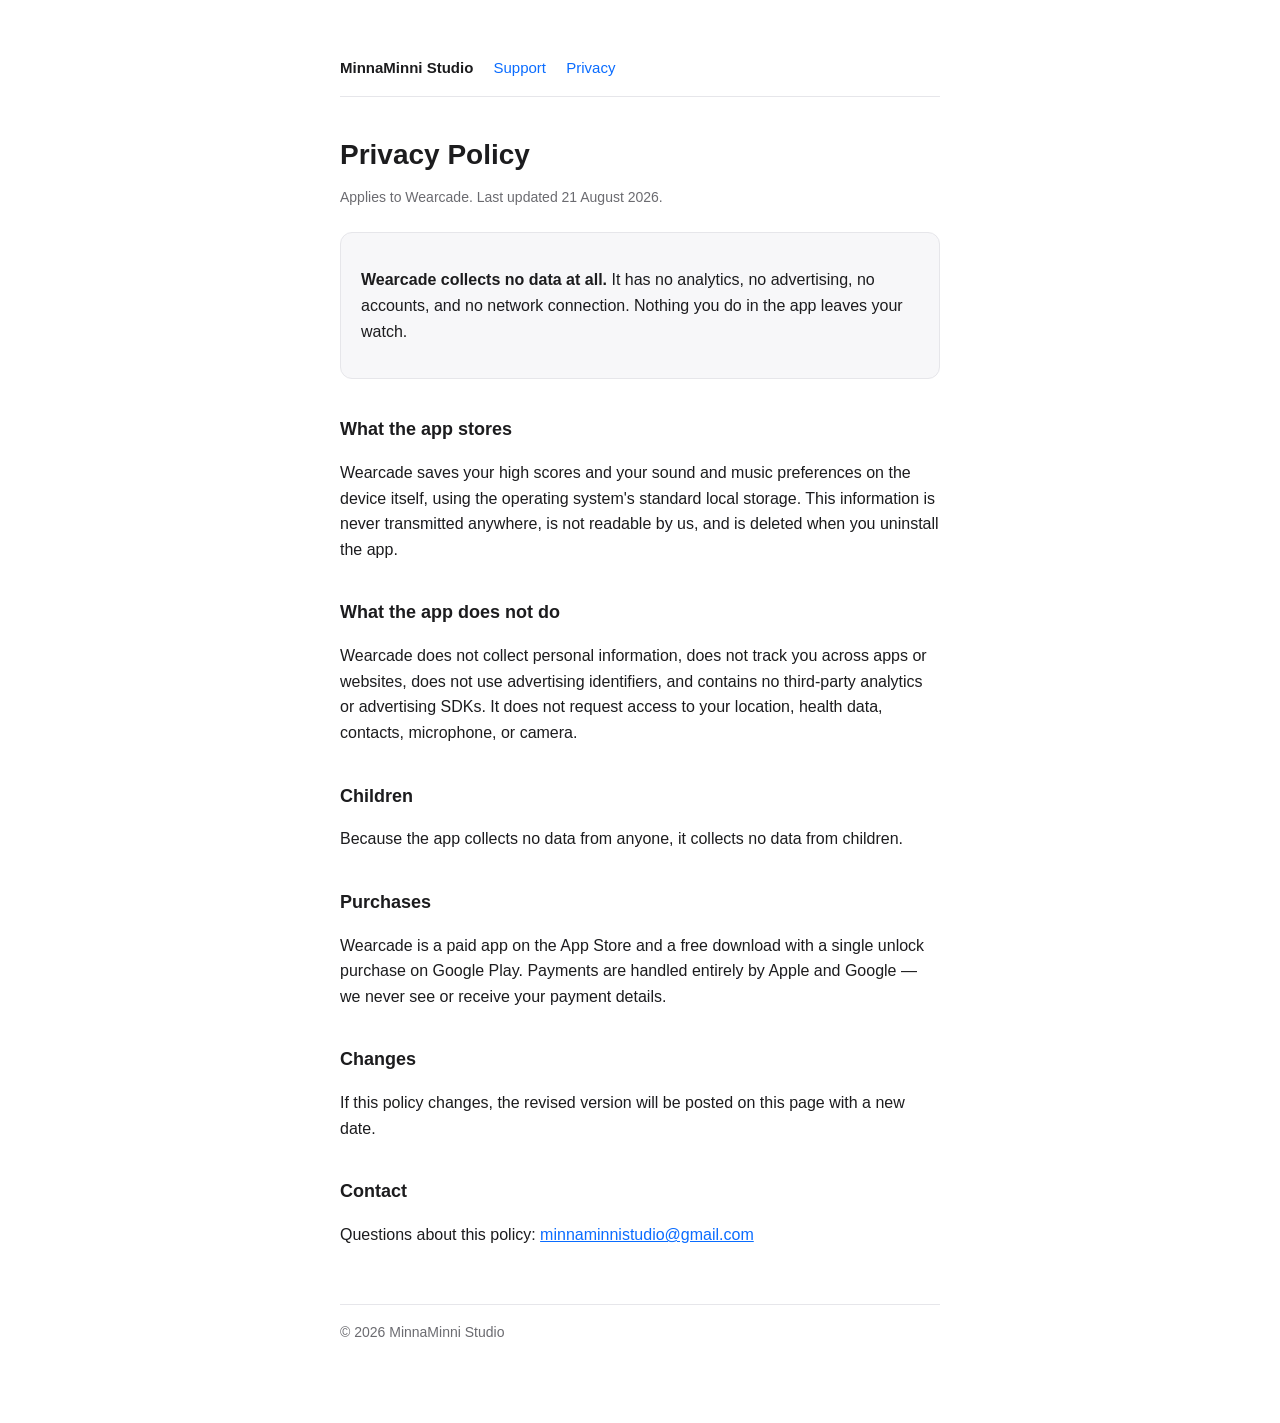
<file: wearcade/privacy.html>
<!doctype html>
<html lang="en">
<head>
<meta charset="utf-8">
<meta name="viewport" content="width=device-width, initial-scale=1">
<title>Privacy Policy — MinnaMinni Studio</title>
<link rel="stylesheet" href="../style.css">
</head>
<body>
  <nav>
    <a class="brand" href="../">MinnaMinni Studio</a>
    <a href="support.html">Support</a>
    <a href="privacy.html">Privacy</a>
  </nav>

  <h1>Privacy Policy</h1>
  <p class="updated">Applies to Wearcade. Last updated 21 August 2026.</p>

  <div class="card">
    <p><strong>Wearcade collects no data at all.</strong> It has no analytics, no advertising,
    no accounts, and no network connection. Nothing you do in the app leaves your watch.</p>
  </div>

  <h2>What the app stores</h2>
  <p>Wearcade saves your high scores and your sound and music preferences on the device itself,
  using the operating system's standard local storage. This information is never transmitted
  anywhere, is not readable by us, and is deleted when you uninstall the app.</p>

  <h2>What the app does not do</h2>
  <p>Wearcade does not collect personal information, does not track you across apps or
  websites, does not use advertising identifiers, and contains no third-party analytics or
  advertising SDKs. It does not request access to your location, health data, contacts,
  microphone, or camera.</p>

  <h2>Children</h2>
  <p>Because the app collects no data from anyone, it collects no data from children.</p>

  <h2>Purchases</h2>
  <p>Wearcade is a paid app on the App Store and a free download with a single unlock purchase
  on Google Play. Payments are handled entirely by Apple and Google — we never see or receive
  your payment details.</p>

  <h2>Changes</h2>
  <p>If this policy changes, the revised version will be posted on this page with a new date.</p>

  <h2>Contact</h2>
  <p>Questions about this policy: <a href="mailto:minnaminnistudio@gmail.com">minnaminnistudio@gmail.com</a></p>

  <footer>
    &copy; 2026 MinnaMinni Studio
  </footer>
</body>
</html>
</file>
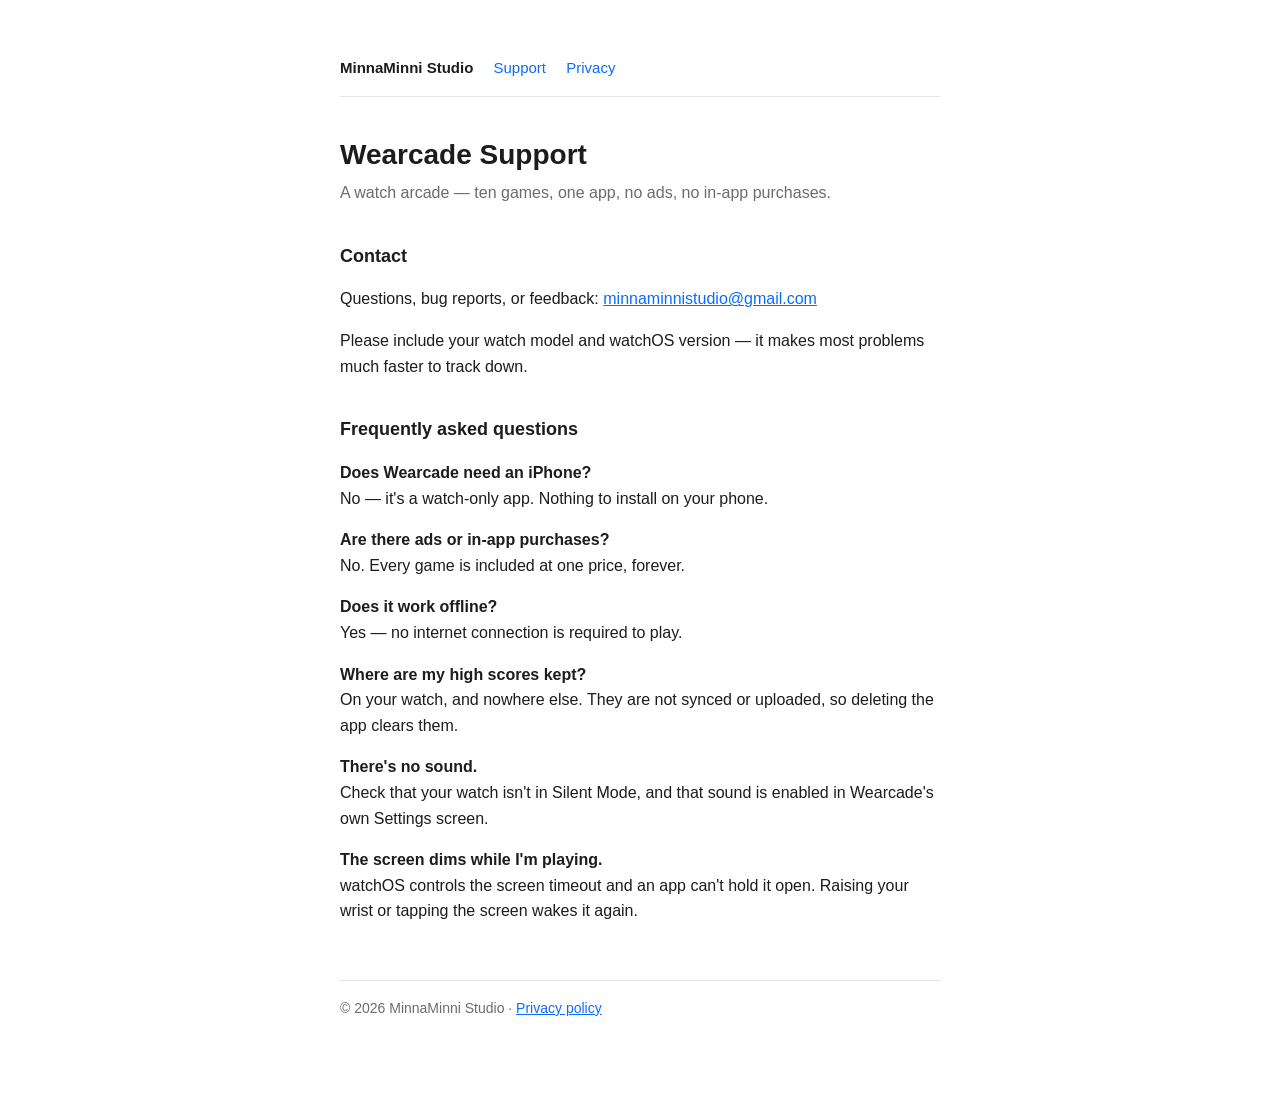
<file: wearcade/support.html>
<!doctype html>
<html lang="en">
<head>
<meta charset="utf-8">
<meta name="viewport" content="width=device-width, initial-scale=1">
<title>Wearcade Support</title>
<link rel="stylesheet" href="../style.css">
</head>
<body>
  <nav>
    <a class="brand" href="../">MinnaMinni Studio</a>
    <a href="support.html">Support</a>
    <a href="privacy.html">Privacy</a>
  </nav>

  <h1>Wearcade Support</h1>
  <p class="tag">A watch arcade — ten games, one app, no ads, no in-app purchases.</p>

  <h2>Contact</h2>
  <p>Questions, bug reports, or feedback:
  <a href="mailto:minnaminnistudio@gmail.com">minnaminnistudio@gmail.com</a></p>
  <p>Please include your watch model and watchOS version — it makes most problems much
  faster to track down.</p>

  <h2>Frequently asked questions</h2>

  <p><strong>Does Wearcade need an iPhone?</strong><br>
  No — it's a watch-only app. Nothing to install on your phone.</p>

  <p><strong>Are there ads or in-app purchases?</strong><br>
  No. Every game is included at one price, forever.</p>

  <p><strong>Does it work offline?</strong><br>
  Yes — no internet connection is required to play.</p>

  <p><strong>Where are my high scores kept?</strong><br>
  On your watch, and nowhere else. They are not synced or uploaded, so deleting the app
  clears them.</p>

  <p><strong>There's no sound.</strong><br>
  Check that your watch isn't in Silent Mode, and that sound is enabled in Wearcade's own
  Settings screen.</p>

  <p><strong>The screen dims while I'm playing.</strong><br>
  watchOS controls the screen timeout and an app can't hold it open. Raising your wrist or
  tapping the screen wakes it again.</p>

  <footer>
    &copy; 2026 MinnaMinni Studio &middot; <a href="privacy.html">Privacy policy</a>
  </footer>
</body>
</html>
</file>
<file: style.css>
:root {
  --bg: #ffffff;
  --fg: #1c1c1e;
  --muted: #6b6b70;
  --link: #0a6cff;
  --rule: #e6e6ea;
  --card: #f7f7f9;
}

@media (prefers-color-scheme: dark) {
  :root {
    --bg: #111114;
    --fg: #ececf0;
    --muted: #9a9aa2;
    --link: #6aa8ff;
    --rule: #2a2a30;
    --card: #1a1a1f;
  }
}

* { box-sizing: border-box; }

body {
  font-family: -apple-system, BlinkMacSystemFont, "Helvetica Neue", Arial, sans-serif;
  max-width: 640px;
  margin: 0 auto;
  padding: 56px 20px 80px;
  line-height: 1.6;
  background: var(--bg);
  color: var(--fg);
}

h1 { font-size: 28px; line-height: 1.25; margin: 0 0 8px; }
h2 { font-size: 18px; margin: 36px 0 8px; }
a { color: var(--link); }

.tag { color: var(--muted); margin-top: 0; }
.updated { color: var(--muted); font-size: 14px; }

nav {
  margin-bottom: 40px;
  padding-bottom: 16px;
  border-bottom: 1px solid var(--rule);
  font-size: 15px;
}
nav a { margin-right: 16px; text-decoration: none; }
nav .brand { font-weight: 600; color: var(--fg); }

.card {
  background: var(--card);
  border: 1px solid var(--rule);
  border-radius: 12px;
  padding: 18px 20px;
  margin: 24px 0;
}
.card h2 { margin-top: 0; }

footer {
  margin-top: 56px;
  padding-top: 16px;
  border-top: 1px solid var(--rule);
  color: var(--muted);
  font-size: 14px;
}
</file>
